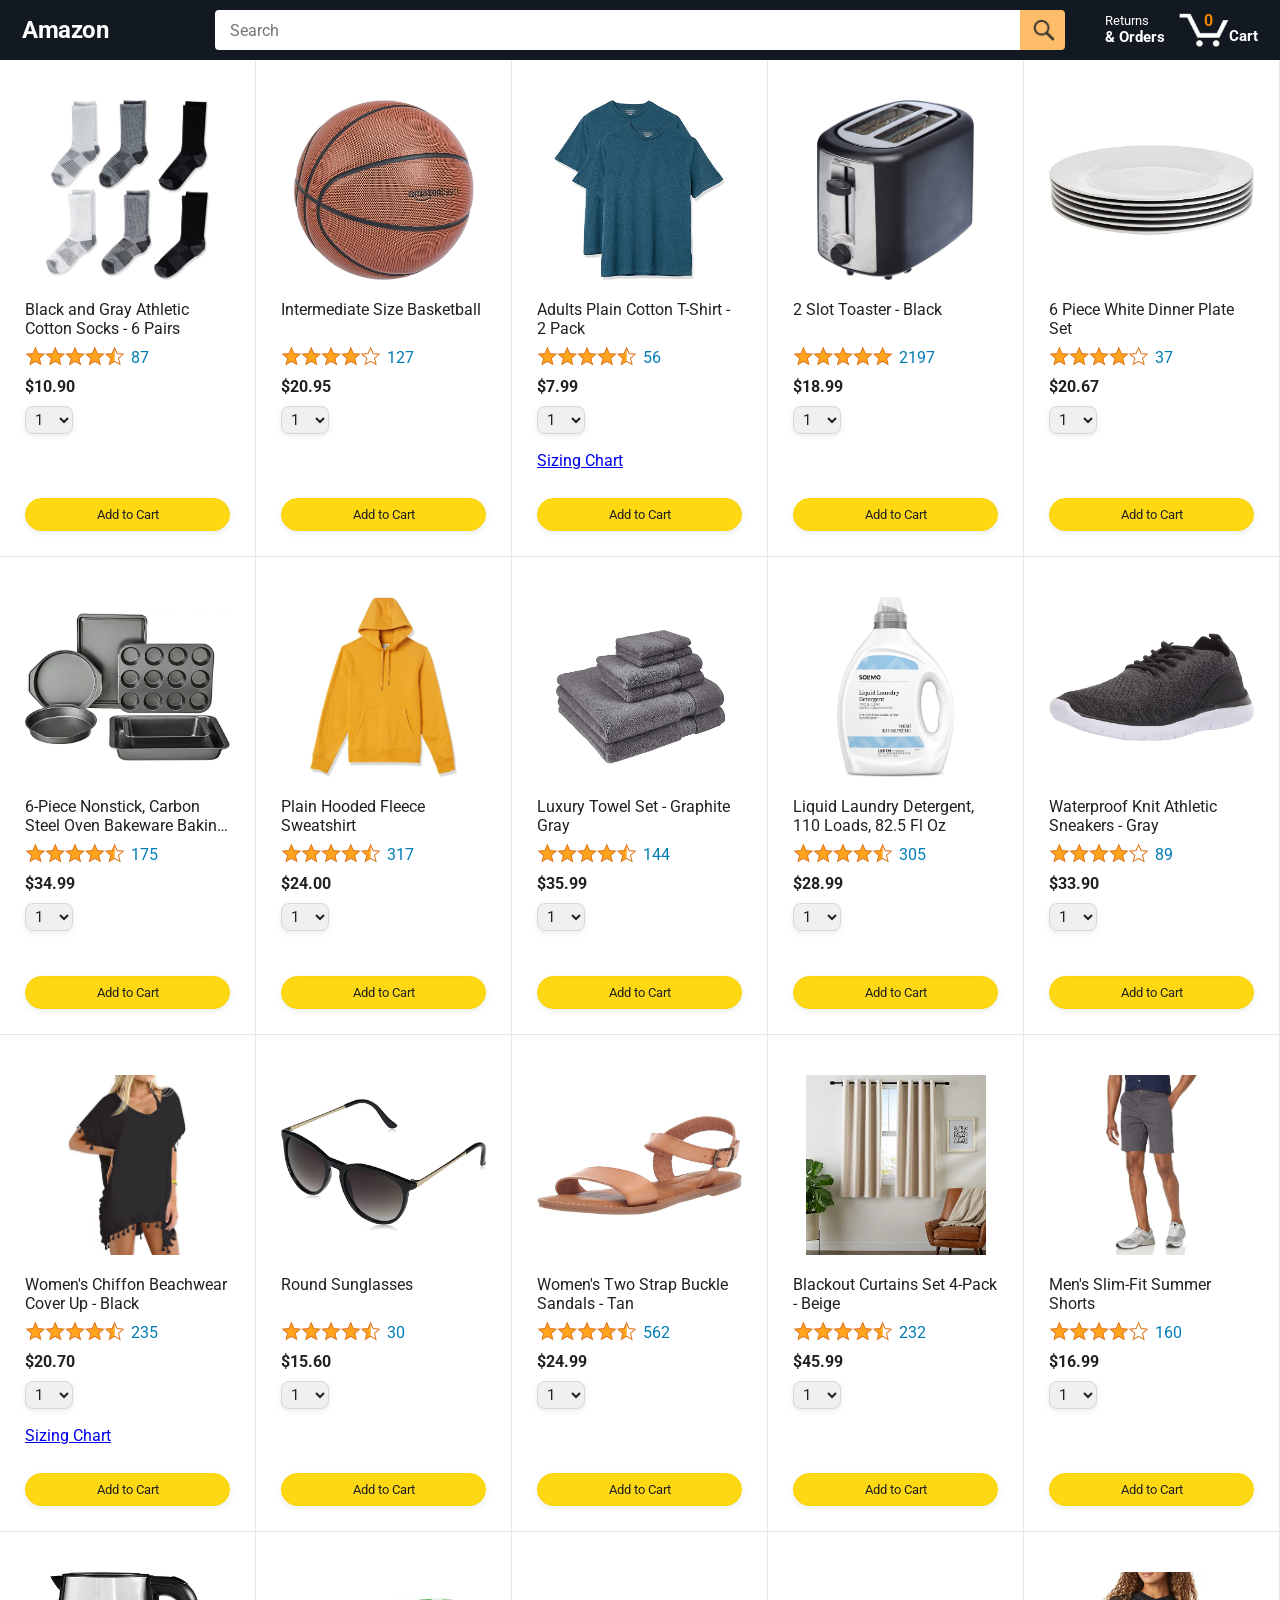
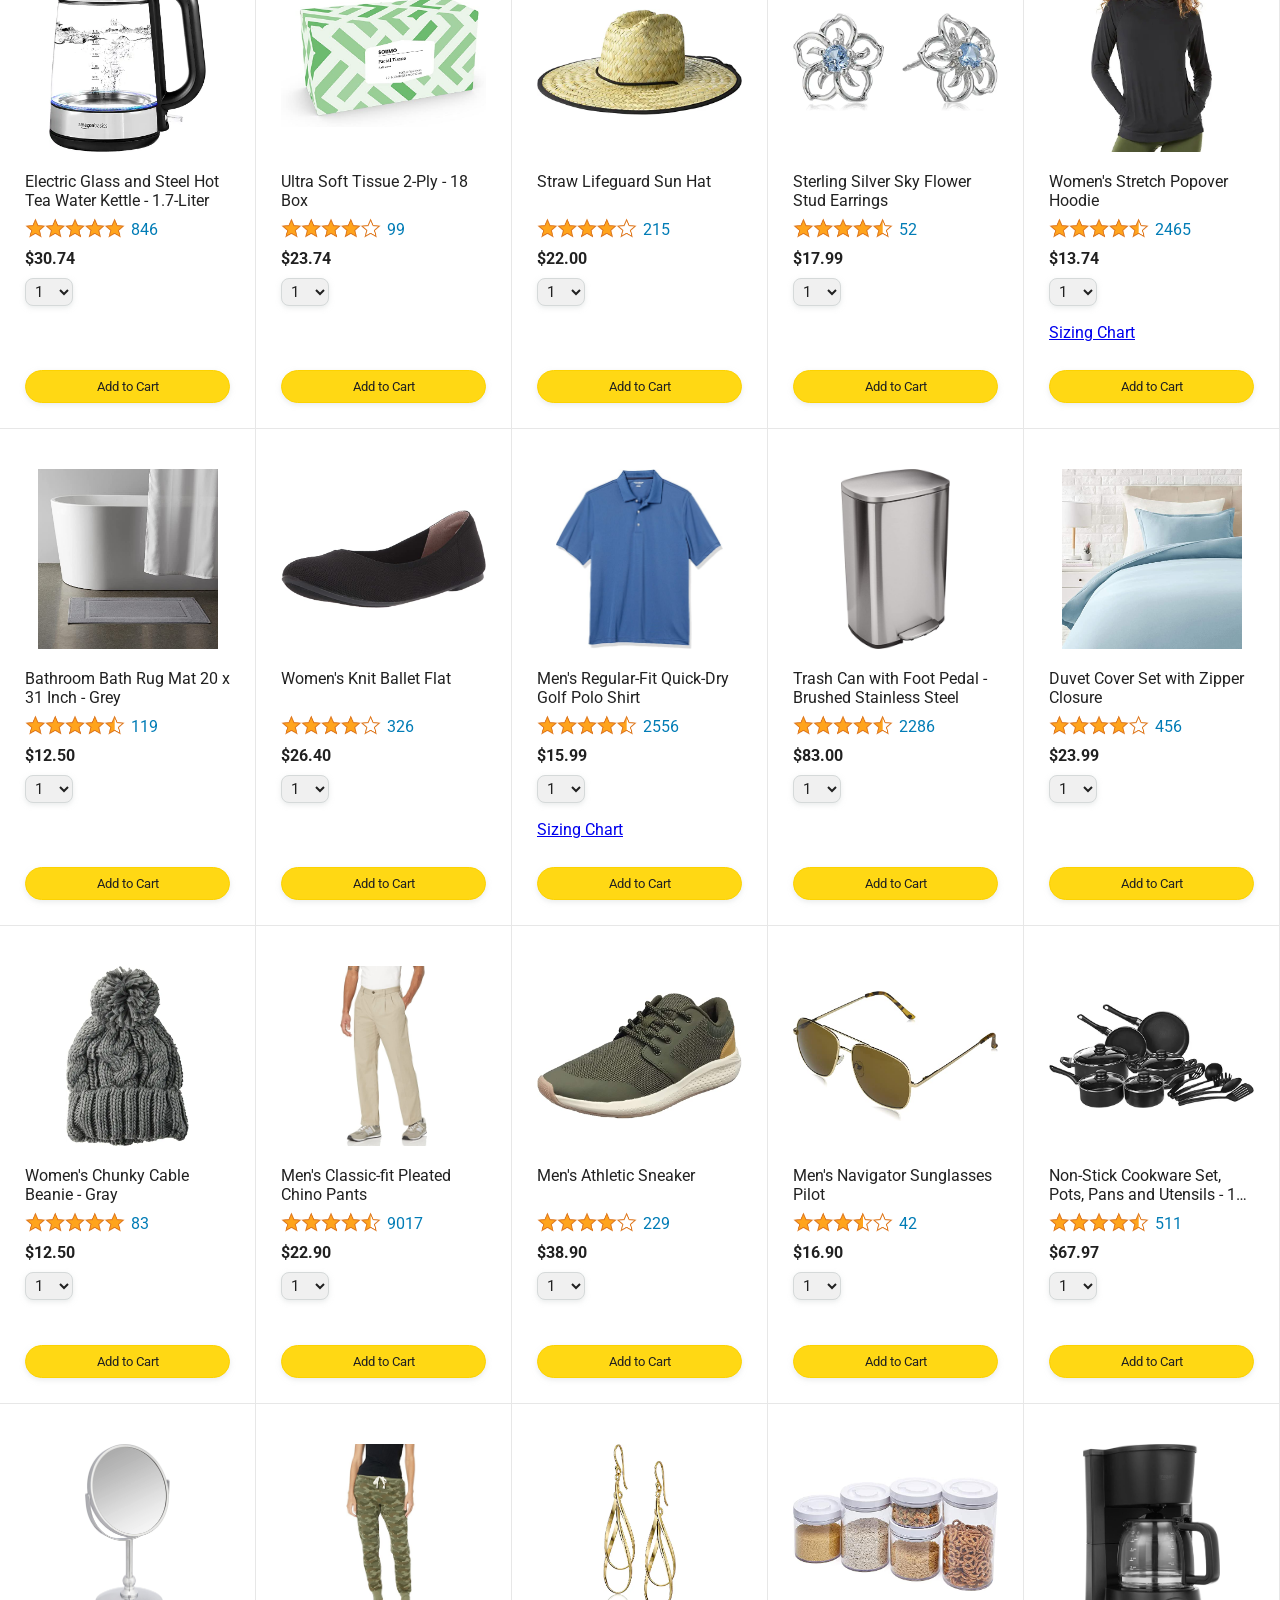
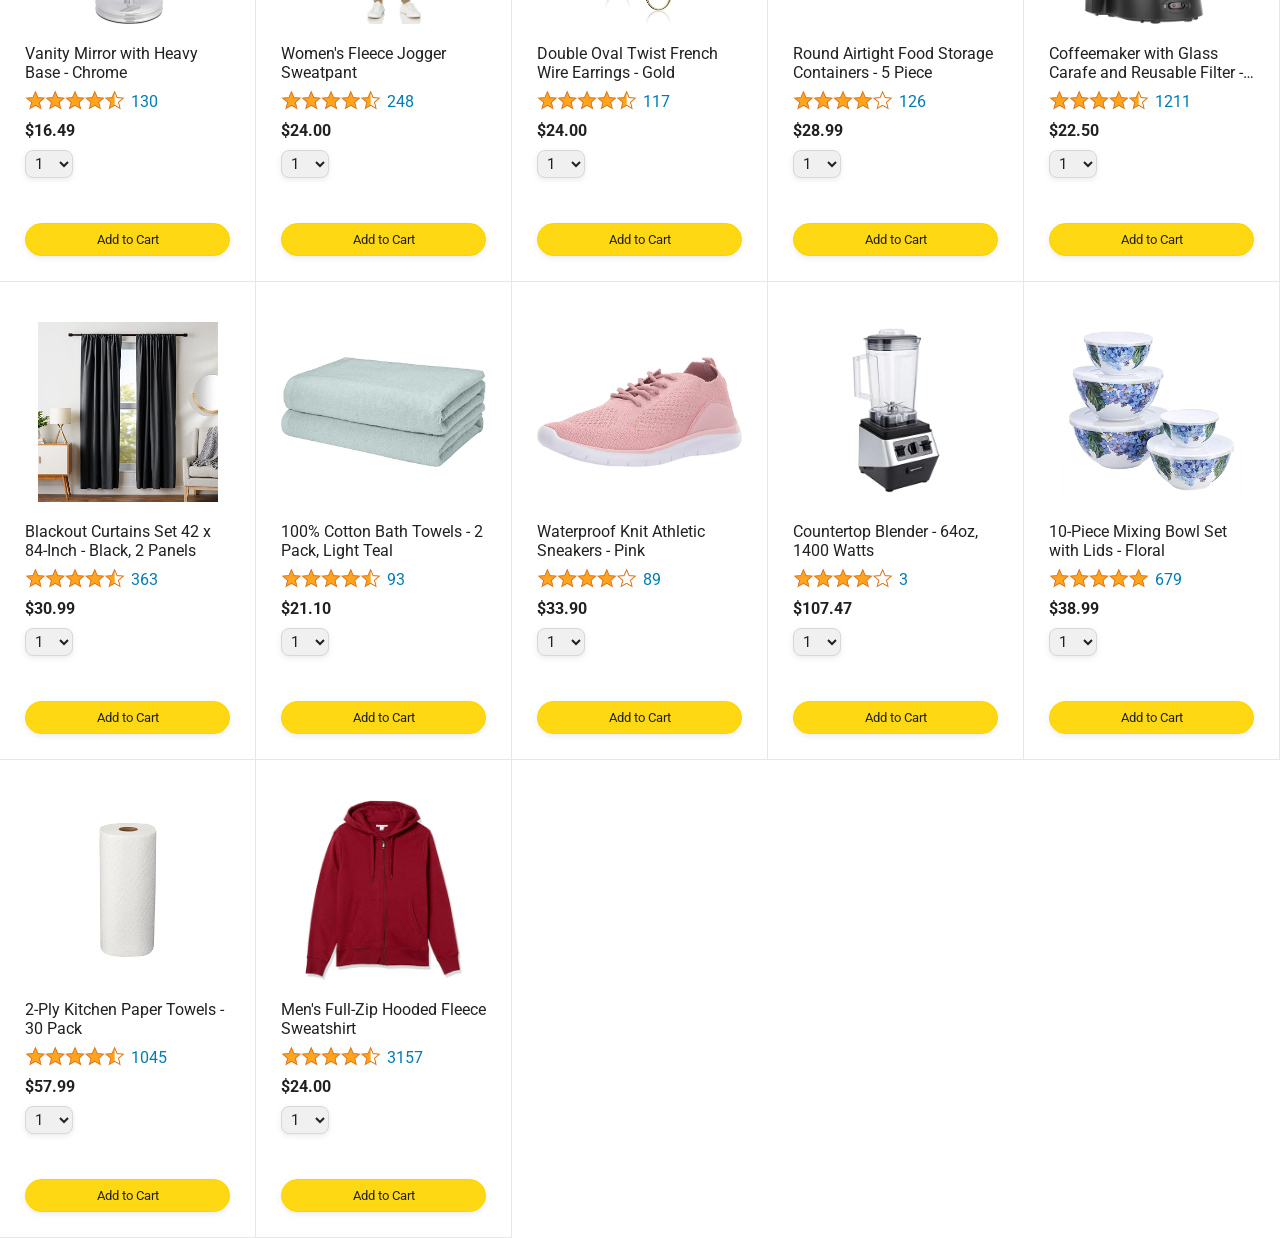
<file: index.html>
<!DOCTYPE html>
<html>
<head>
  <title>Amazon Storefront Checkout</title>
  
  <meta name="viewport" content="width=device-width, initial-scale=1">
  
  <link rel="preconnect" href="https://fonts.googleapis.com">
  <link rel="preconnect" href="https://fonts.gstatic.com" crossorigin>
  <link href="https://fonts.googleapis.com/css2?family=Roboto:wght@400;500;700&display=swap" rel="stylesheet">
  
  <link rel="stylesheet" href="styles/shared/general.css">
  <link rel="stylesheet" href="styles/shared/storefront-header.css">
  <link rel="stylesheet" href="styles/pages/storefront.css">
</head>
<body>
  <div class="storefront-header">
    <div class="storefront-header-left-section">
      <a href="index.html" class="header-link storefront-logo-link">
        <span class="storefront-logo">Amazon</span>
        <span class="storefront-mobile-logo">A</span>
      </a>
    </div>
    
    <div class="storefront-header-middle-section">
      <input class="search-bar" type="text" placeholder="Search">
      
      <button class="search-button">
        <img class="search-icon" src="images/icons/search-icon.png">
      </button>
    </div>
    
    <div class="storefront-header-right-section">
      <a class="orders-link header-link" href="orders.html">
        <span class="returns-text">Returns</span>
        <span class="orders-text">& Orders</span>
      </a>
      
      <a class="cart-link header-link" href="checkout.html">
        <img class="cart-icon" src="images/icons/cart-icon.png">
        <div class="cart-quantity js-cart-quantity">0</div>
        <div class="cart-text">Cart</div>
      </a>
    </div>
  </div>
  
  <div class="main">
    <div class="products-grid js-products-grid">
    </div>
  </div>

  <script type="module" src="scripts/storefront.js"></script>
</body>
</html>
</file>
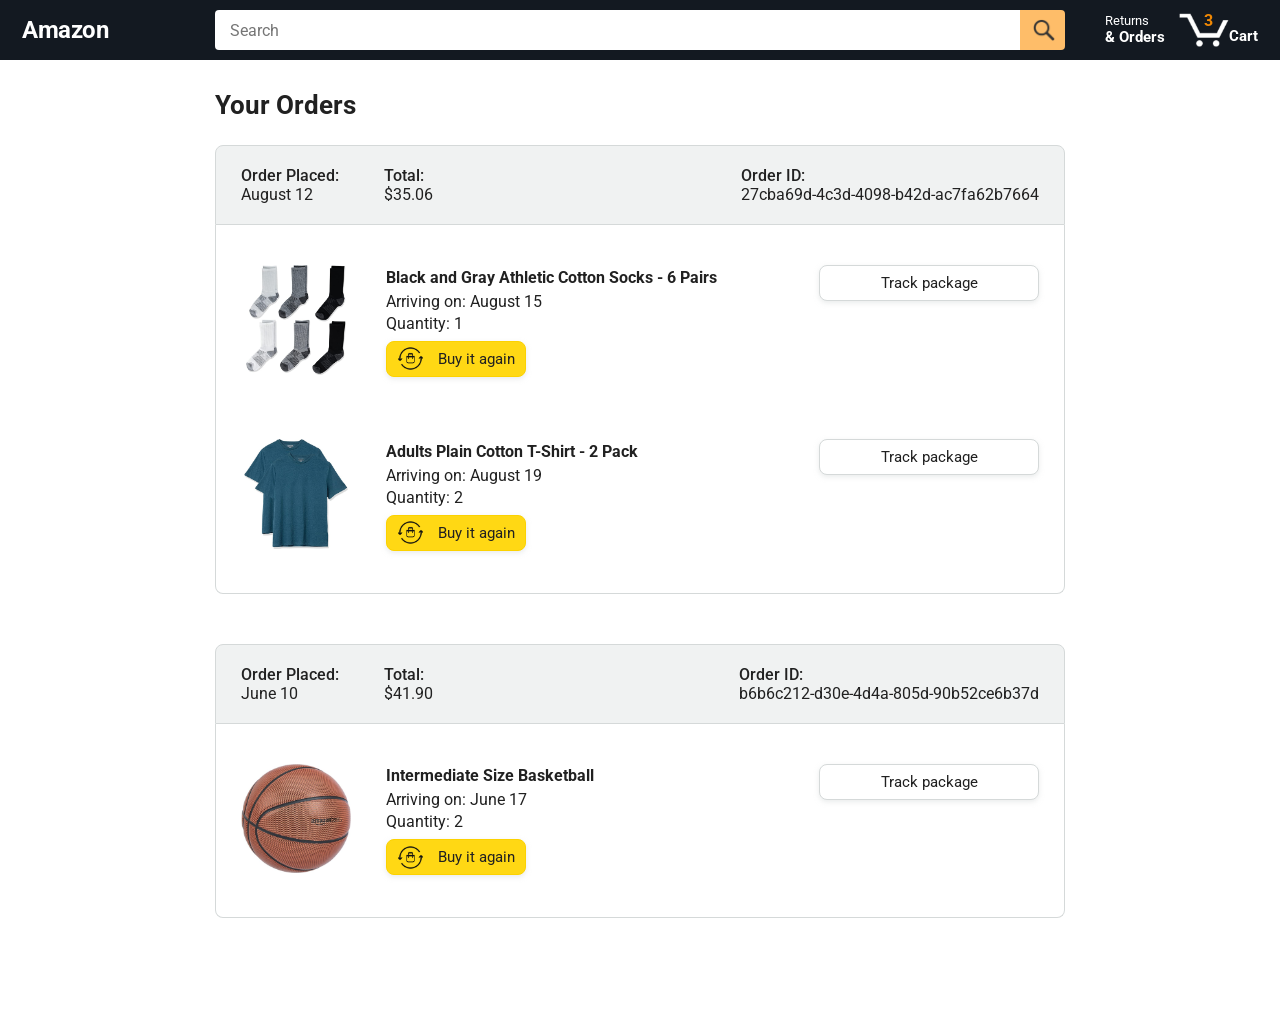
<file: orders.html>
<!DOCTYPE html>
<html>
<head>
  <title>Amazon Orders</title>
  
  <meta name="viewport" content="width=device-width, initial-scale=1">
  
  <link rel="preconnect" href="https://fonts.googleapis.com">
  <link rel="preconnect" href="https://fonts.gstatic.com" crossorigin>
  <link href="https://fonts.googleapis.com/css2?family=Roboto:wght@400;500;700&display=swap" rel="stylesheet">
  
  <link rel="stylesheet" href="styles/shared/general.css">
  <link rel="stylesheet" href="styles/shared/storefront-header.css">
  <link rel="stylesheet" href="styles/pages/orders.css">
</head>
<body>
  <div class="storefront-header">
    <div class="storefront-header-left-section">
      <a href="index.html" class="header-link storefront-logo-link">
        <span class="storefront-logo">Amazon</span>
        <span class="storefront-mobile-logo">A</span>
      </a>
    </div>
    
    <div class="storefront-header-middle-section">
      <input class="search-bar" type="text" placeholder="Search">
      
      <button class="search-button">
        <img class="search-icon" src="images/icons/search-icon.png">
      </button>
    </div>
    
    <div class="storefront-header-right-section">
      <a class="orders-link header-link" href="orders.html">
        <span class="returns-text">Returns</span>
        <span class="orders-text">& Orders</span>
      </a>
      
      <a class="cart-link header-link" href="checkout.html">
        <img class="cart-icon" src="images/icons/cart-icon.png">
        <div class="cart-quantity">3</div>
        <div class="cart-text">Cart</div>
      </a>
    </div>
  </div>
  
  <div class="main">
    <div class="page-title">Your Orders</div>
    
    <div class="orders-grid">
      <div class="order-container">
        
        <div class="order-header">
          <div class="order-header-left-section">
            <div class="order-date">
              <div class="order-header-label">Order Placed:</div>
              <div>August 12</div>
            </div>
            <div class="order-total">
              <div class="order-header-label">Total:</div>
              <div>$35.06</div>
            </div>
          </div>
          
          <div class="order-header-right-section">
            <div class="order-header-label">Order ID:</div>
            <div>27cba69d-4c3d-4098-b42d-ac7fa62b7664</div>
          </div>
        </div>
        
        <div class="order-details-grid">
          <div class="product-image-container">
            <img src="images/products/athletic-cotton-socks-6-pairs.jpg">
          </div>
          
          <div class="product-details">
            <div class="product-name">
              Black and Gray Athletic Cotton Socks - 6 Pairs
            </div>
            <div class="product-delivery-date">
              Arriving on: August 15
            </div>
            <div class="product-quantity">
              Quantity: 1
            </div>
            <button class="buy-again-button button-primary">
              <img class="buy-again-icon" src="images/icons/buy-again.png">
              <span class="buy-again-message">Buy it again</span>
            </button>
          </div>
          
          <div class="product-actions">
            <a href="tracking.html?orderId=123&productId=456">
              <button class="track-package-button button-secondary">
                Track package
              </button>
            </a>
          </div>
          
          <div class="product-image-container">
            <img src="images/products/adults-plain-cotton-tshirt-2-pack-teal.jpg">
          </div>
          
          <div class="product-details">
            <div class="product-name">
              Adults Plain Cotton T-Shirt - 2 Pack
            </div>
            <div class="product-delivery-date">
              Arriving on: August 19
            </div>
            <div class="product-quantity">
              Quantity: 2
            </div>
            <button class="buy-again-button button-primary">
              <img class="buy-again-icon" src="images/icons/buy-again.png">
              <span class="buy-again-message">Buy it again</span>
            </button>
          </div>
          
          <div class="product-actions">
            <a href="tracking.html">
              <button class="track-package-button button-secondary">
                Track package
              </button>
            </a>
          </div>
        </div>
      </div>
      
      <div class="order-container">
        
        <div class="order-header">
          <div class="order-header-left-section">
            <div class="order-date">
              <div class="order-header-label">Order Placed:</div>
              <div>June 10</div>
            </div>
            <div class="order-total">
              <div class="order-header-label">Total:</div>
              <div>$41.90</div>
            </div>
          </div>
          
          <div class="order-header-right-section">
            <div class="order-header-label">Order ID:</div>
            <div>b6b6c212-d30e-4d4a-805d-90b52ce6b37d</div>
          </div>
        </div>
        
        <div class="order-details-grid">
          <div class="product-image-container">
            <img src="images/products/intermediate-composite-basketball.jpg">
          </div>
          
          <div class="product-details">
            <div class="product-name">
              Intermediate Size Basketball
            </div>
            <div class="product-delivery-date">
              Arriving on: June 17
            </div>
            <div class="product-quantity">
              Quantity: 2
            </div>
            <button class="buy-again-button button-primary">
              <img class="buy-again-icon" src="images/icons/buy-again.png">
              <span class="buy-again-message">Buy it again</span>
            </button>
          </div>
          
          <div class="product-actions">
            <a href="tracking.html">
              <button class="track-package-button button-secondary">
                Track package
              </button>
            </a>
          </div>
        </div>
      </div>
    </div>
  </div>
</body>
</html>
</file>
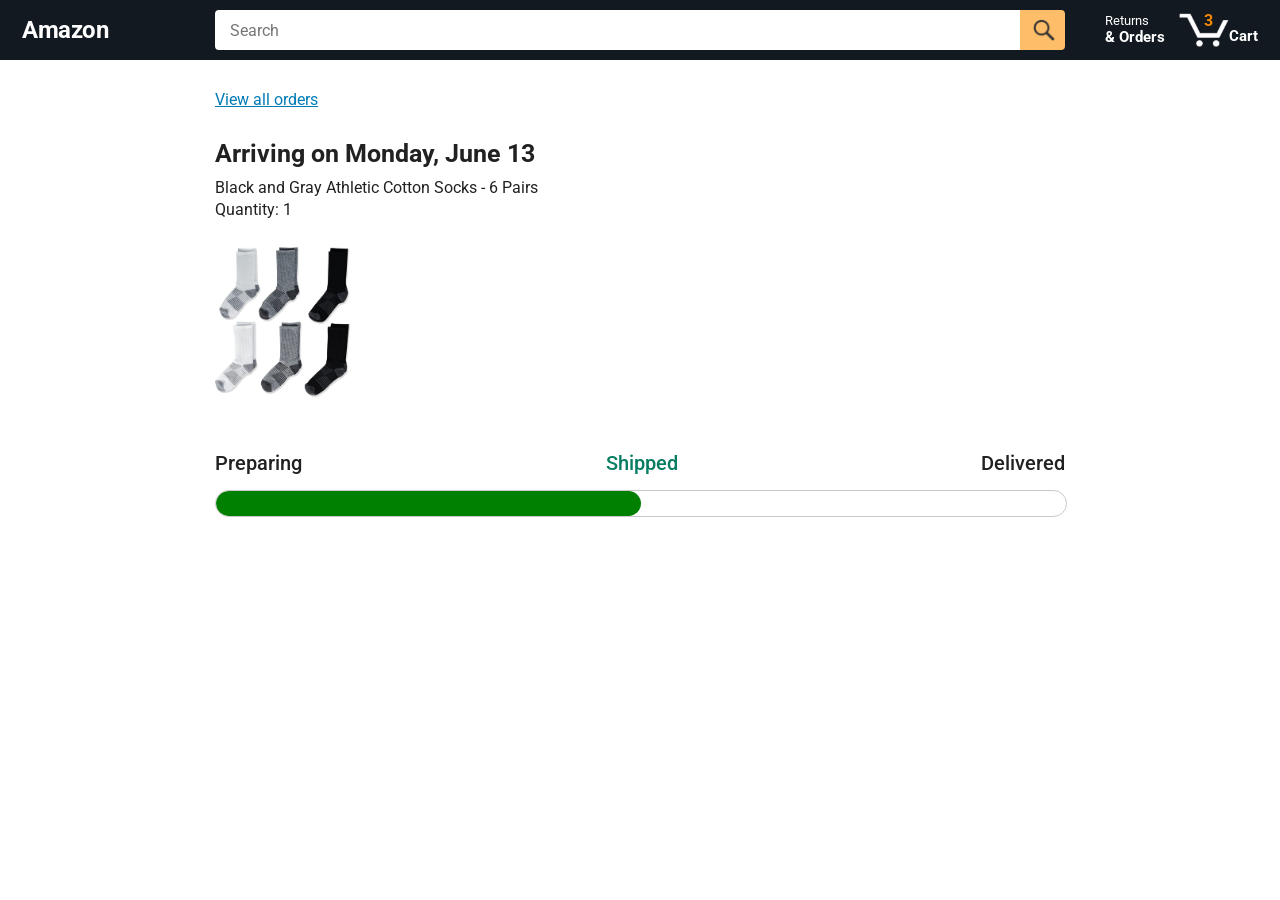
<file: tracking.html>
<!DOCTYPE html>
<html>
<head>
  <title>Amazon Tracking</title>
  
  <meta name="viewport" content="width=device-width, initial-scale=1">
  
  <link rel="preconnect" href="https://fonts.googleapis.com">
  <link rel="preconnect" href="https://fonts.gstatic.com" crossorigin>
  <link href="https://fonts.googleapis.com/css2?family=Roboto:wght@400;500;700&display=swap" rel="stylesheet">
  
  <link rel="stylesheet" href="styles/shared/general.css">
  <link rel="stylesheet" href="styles/shared/storefront-header.css">
  <link rel="stylesheet" href="styles/pages/tracking.css">
</head>
<body>
  <div class="storefront-header">
    <div class="storefront-header-left-section">
      <a href="index.html" class="header-link storefront-logo-link">
        <span class="storefront-logo">Amazon</span>
        <span class="storefront-mobile-logo">A</span>
      </a>
    </div>
    
    <div class="storefront-header-middle-section">
      <input class="search-bar" type="text" placeholder="Search">
      
      <button class="search-button">
        <img class="search-icon" src="images/icons/search-icon.png">
      </button>
    </div>
    
    <div class="storefront-header-right-section">
      <a class="orders-link header-link" href="orders.html">
        <span class="returns-text">Returns</span>
        <span class="orders-text">& Orders</span>
      </a>
      
      <a class="cart-link header-link" href="checkout.html">
        <img class="cart-icon" src="images/icons/cart-icon.png">
        <div class="cart-quantity">3</div>
        <div class="cart-text">Cart</div>
      </a>
    </div>
  </div>
  
  <div class="main">
    <div class="order-tracking">
      <a class="back-to-orders-link link-primary" href="orders.html">
        View all orders
      </a>
      
      <div class="delivery-date">
        Arriving on Monday, June 13
      </div>
      
      <div class="product-info">
        Black and Gray Athletic Cotton Socks - 6 Pairs
      </div>
      
      <div class="product-info">
        Quantity: 1
      </div>
      
      <img class="product-image" src="images/products/athletic-cotton-socks-6-pairs.jpg">
      
      <div class="progress-labels-container">
        <div class="progress-label">
          Preparing
        </div>
        <div class="progress-label current-status">
          Shipped
        </div>
        <div class="progress-label">
          Delivered
        </div>
      </div>
      
      <div class="progress-bar-container">
        <div class="progress-bar"></div>
      </div>
    </div>
  </div>

</body>
</html>
</file>
<file: styles/shared/general.css>
body {
  font-family: Roboto, Arial;
  color: rgb(33, 33, 33);
  margin: 0;
}

p {
  margin: 0;
}

button {
  cursor: pointer;
}

select {
  cursor: pointer;
}

input, select, button {
  font-family: Roboto, Arial;
}

.button-primary {
  color: rgb(33, 33, 33);
  background-color: rgb(255, 216, 20);
  border: 1px solid rgb(252, 210, 0);
  border-radius: 8px;
  cursor: pointer;
  box-shadow: 0 2px 5px rgba(213, 217, 217, 0.5);
}

.button-primary:hover {
  background-color: rgb(247, 202, 0);
  border: 1px solid rgb(242, 194, 0);
}

.button-primary:active {
  background: rgb(255, 216, 20);
  border-color: rgb(252, 210, 0);
  box-shadow: none;
}

.button-secondary {
  color: rgb(33, 33, 33);
  background: white;
  border: 1px solid rgb(213, 217, 217);
  border-radius: 8px;
  cursor: pointer;
  box-shadow: 0 2px 5px rgba(213, 217, 217, 0.5);
}

.button-secondary:hover {
  background-color: rgb(247, 250, 250);
}

.button-secondary:active {
  background-color: rgb(237, 253, 255);
  box-shadow: none;
}

.limit-text-to-2-lines {
  display: -webkit-box;
  -webkit-line-clamp: 2;
  -webkit-box-orient: vertical;
  overflow: hidden;
}

.link-primary {
  color: rgb(1, 124, 182);
  cursor: pointer;
}

.link-primary:hover {
  color: rgb(196, 80, 0);
}

select {
  color: rgb(33, 33, 33);
  background-color: rgb(240, 240, 240);
  border: 1px solid rgb(213, 217, 217);
  border-radius: 8px;
  padding: 3px 5px;
  font-size: 15px;
  cursor: pointer;
  box-shadow: 0 2px 5px rgba(213, 217, 217, 0.5);
}

select:focus,
input:focus {
  outline: 2px solid rgb(255, 153, 0);
}
</file>
<file: styles/shared/storefront-header.css>
.storefront-header {
  background-color: rgb(19, 25, 33);
  color: white;
  padding-left: 15px;
  padding-right: 15px;
  
  display: flex;
  align-items: center;
  justify-content: space-between;
  
  position: fixed;
  top: 0;
  left: 0;
  right: 0;
  height: 60px;
}

.storefront-header-left-section {
  width: 180px;
}

@media (max-width: 800px) {
  .storefront-header-left-section {
    width: unset;
  }
}

.header-link {
  display: inline-block;
  padding: 6px;
  border-radius: 2px;
  cursor: pointer;
  text-decoration: none;
  border: 1px solid rgba(0, 0, 0, 0);
}

.header-link:hover {
  border: 1px solid white;
}

.storefront-image-logo {
  width: 100px;
  margin-top: 5px;
}

.storefront-logo-link {
  color: white;
  line-height: 1;
}

.storefront-logo,
.storefront-mobile-logo {
  color: white;
  font-size: 24px;
  font-weight: 700;
  letter-spacing: -0.5px;
}

.storefront-mobile-logo {
  display: none;
}

.storefront-image-mobile-logo {
  display: none;
}

@media (max-width: 575px) {
  .storefront-image-logo {
    display: none;
  }

  .storefront-logo {
    display: none;
  }
  
  .storefront-image-mobile-logo {
    display: block;
    height: 35px;
    margin-top: 5px;
  }

  .storefront-mobile-logo {
    display: inline-block;
  }
}

.storefront-header-middle-section {
  flex: 1;
  max-width: 850px;
  margin-left: 10px;
  margin-right: 10px;
  display: flex;
}

.search-bar {
  flex: 1;
  width: 0;
  font-size: 16px;
  height: 38px;
  padding-left: 15px;
  border: none;
  border-top-left-radius: 4px;
  border-bottom-left-radius: 4px;
  border-top-right-radius: 0;
  border-bottom-right-radius: 0;
}

.search-button {
  background-color: rgb(254, 189, 105);
  border: none;
  width: 45px;
  height: 40px;
  border-top-right-radius: 4px;
  border-bottom-right-radius: 4px;
  flex-shrink: 0;
}

.search-icon {
  height: 22px;
  margin-left: 2px;
  margin-top: 3px;
}

.storefront-header-right-section {
  width: 180px;
  flex-shrink: 0;
  display: flex;
  justify-content: end;
}

.orders-link {
  color: white;
}

.returns-text {
  display: block;
  font-size: 13px;
}

.orders-text {
  display: block;
  font-size: 15px;
  font-weight: 700;
}

.cart-link {
  color: white;
  display: flex;
  align-items: center;
  position: relative;
}

.cart-icon {
  width: 50px;
}

.cart-text {
  margin-top: 12px;
  font-size: 15px;
  font-weight: 700;
}

.cart-quantity {
  color: rgb(240, 136, 4);
  font-size: 16px;
  font-weight: 700;
  
  position: absolute;
  top: 4px;
  left: 22px;
  
  width: 26px;
  text-align: center;
}
</file>
<file: styles/pages/storefront.css>
.main {
  margin-top: 60px;
}

.products-grid {
  display: grid;
  grid-template-columns: repeat(8, 1fr);
}

@media (max-width: 2000px) {
  .products-grid {
    grid-template-columns: repeat(7, 1fr);
  }
}

@media (max-width: 1600px) {
  .products-grid {
    grid-template-columns: repeat(6, 1fr);
  }
}

@media (max-width: 1300px) {
  .products-grid {
    grid-template-columns: repeat(5, 1fr);
  }
}

@media (max-width: 1000px) {
  .products-grid {
    grid-template-columns: repeat(4, 1fr);
  }
}

@media (max-width: 800px) {
  .products-grid {
    grid-template-columns: repeat(3, 1fr);
  }
}

@media (max-width: 575px) {
  .products-grid {
    grid-template-columns: repeat(2, 1fr);
  }
}

@media (max-width: 450px) {
  .products-grid {
    grid-template-columns: 1fr;
  }
}

.product-container {
  padding-top: 40px;
  padding-bottom: 25px;
  padding-left: 25px;
  padding-right: 25px;
  
  border-right: 1px solid rgb(231, 231, 231);
  border-bottom: 1px solid rgb(231, 231, 231);
  
  display: flex;
  flex-direction: column;
}

.product-image-container {
  display: flex;
  justify-content: center;
  align-items: center;
  
  height: 180px;
  margin-bottom: 20px;
}

.product-image {
  max-width: 100%;
  max-height: 100%;
}

.product-name {
  height: 40px;
  margin-bottom: 5px;
}

.product-rating-container {
  display: flex;
  align-items: center;
  margin-bottom: 10px;
}

.product-rating-stars {
  width: 100px;
  margin-right: 6px;
}

.product-rating-count {
  color: rgb(1, 124, 182);
  cursor: pointer;
  margin-top: 3px;
}

.product-price {
  font-weight: 700;
  margin-bottom: 10px;
}

.product-quantity-container {
  margin-bottom: 17px;
}

.product-spacer {
  flex: 1;
}

.added-to-cart {
  color: rgb(6, 125, 98);
  font-size: 16px;
  
  display: flex;
  align-items: center;
  margin-bottom: 8px;
  opacity: 0;
}

.added-to-cart img {
  height: 20px;
  margin-right: 5px;
}

.add-to-cart-button {
  width: 100%;
  padding: 8px;
  border-radius: 50px;
}
</file>
<file: styles/pages/orders.css>
.main {
  max-width: 850px;
  margin-top: 90px;
  margin-bottom: 100px;
  padding-left: 20px;
  padding-right: 20px;
  margin-left: auto;
  margin-right: auto;
}

.page-title {
  font-weight: 700;
  font-size: 26px;
  margin-bottom: 25px;
}

.orders-grid {
  display: grid;
  grid-template-columns: 1fr;
  row-gap: 50px;
}

.order-header {
  background-color: rgb(240, 242, 242);
  border: 1px solid rgb(213, 217, 217);
  
  display: flex;
  align-items: center;
  justify-content: space-between;
  
  padding: 20px 25px;
  border-top-left-radius: 8px;
  border-top-right-radius: 8px;
}

.order-header-left-section {
  display: flex;
  flex-shrink: 0;
}

.order-header-label {
  font-weight: 500;
}

.order-date,
.order-total {
  margin-right: 45px;
}

.order-header-right-section {
  flex-shrink: 1;
}

@media (max-width: 575px) {
  .order-header {
    flex-direction: column;
    align-items: start;
    line-height: 23px;
    padding: 15px;
  }
  
  .order-header-left-section {
    flex-direction: column;
  }
  
  .order-header-label {
    margin-right: 5px;
  }
  
  .order-date,
  .order-total {
    display: grid;
    grid-template-columns: auto 1fr;
    margin-right: 0;
  }
  
  .order-header-right-section {
    display: grid;
    grid-template-columns: auto 1fr;
  }
}

.order-details-grid {
  padding: 40px 25px;
  border: 1px solid rgb(213, 217, 217);
  border-top: none;
  border-bottom-left-radius: 8px;
  border-bottom-right-radius: 8px;
  
  display: grid;
  grid-template-columns: 110px 1fr 220px;
  column-gap: 35px;
  row-gap: 60px;
  align-items: center;
}

@media (max-width: 800px) {
  .order-details-grid {
    grid-template-columns: 110px 1fr;
    row-gap: 0;
    padding-bottom: 8px;
  }
}

@media (max-width: 450px) {
  .order-details-grid {
    grid-template-columns: 1fr;
  }
}

.product-image-container {
  text-align: center;
}

.product-image-container img {
  max-width: 110px;
  max-height: 110px;
}

.product-name {
  font-weight: 700;
  margin-bottom: 5px;
}

.product-delivery-date {
  margin-bottom: 3px;
}

.product-quantity {
  margin-bottom: 8px;
}

.buy-again-button {
  font-size: 15px;
  width: 140px;
  height: 36px;
  border-radius: 8px;
  
  display: flex;
  align-items: center;
  justify-content: center;
}

.buy-again-icon {
  width: 25px;
  margin-right: 15px;
}

.product-actions {
  align-self: start;
}

.track-package-button {
  width: 100%;
  font-size: 15px;
  padding: 8px;
}

@media (max-width: 800px) {
  .buy-again-button {
    margin-bottom: 10px;
  }
  
  .product-actions {
    grid-column: 2;
    margin-bottom: 30px;
  }
  
  .track-package-button {
    width: 140px;
  }
}

@media (max-width: 450px) {
  .product-image-container {
    text-align: center;
    margin-bottom: 25px;
  }
  
  .product-image-container img {
    max-width: 150px;
    max-height: 150px;
  }
  
  .product-name {
    margin-bottom: 10px;
  }
  
  .product-quantity {
    margin-bottom: 15px;
  }
  
  .buy-again-button {
    width: 100%;
    margin-bottom: 15px;
  }
  
  .product-actions {
    grid-column: auto;
    margin-bottom: 70px;
  }
  
  .track-package-button {
    width: 100%;
    padding: 12px;
  }
}
</file>
<file: styles/pages/tracking.css>
.main {
  max-width: 850px;
  margin-top: 90px;
  margin-bottom: 100px;
  padding-left: 30px;
  padding-right: 30px;
  margin-left: auto;
  margin-right: auto;
}

.back-to-orders-link {
  display: inline-block;
  margin-bottom: 30px;
}

.delivery-date {
  font-size: 25px;
  font-weight: 700;
  margin-bottom: 10px;
}

.product-info {
  margin-bottom: 3px;
}

.product-image {
  max-width: 150px;
  max-height: 150px;
  margin-top: 25px;
  margin-bottom: 50px;
}

.progress-labels-container {
  display: flex;
  justify-content: space-between;
  font-size: 20px;
  font-weight: 500;
  margin-bottom: 15px;
}

.current-status {
  color: rgb(6, 125, 98);
}

@media (max-width: 575px) {
  .progress-labels-container {
    font-size: 16px;
  }
}

@media (max-width: 450px) {
  .progress-labels-container {
    flex-direction: column;
    margin-bottom: 5px;
  }
  
  .progress-label {
    margin-bottom: 3px;
  }
}

.progress-bar-container {
  height: 25px;
  width: 100%;
  
  border: 1px solid rgb(200, 200, 200);
  border-radius: 50px;
  overflow: hidden;
}

.progress-bar {
  height: 100%;
  background-color: green;
  border-radius: 50px;
  width: 50%;
}
</file>
